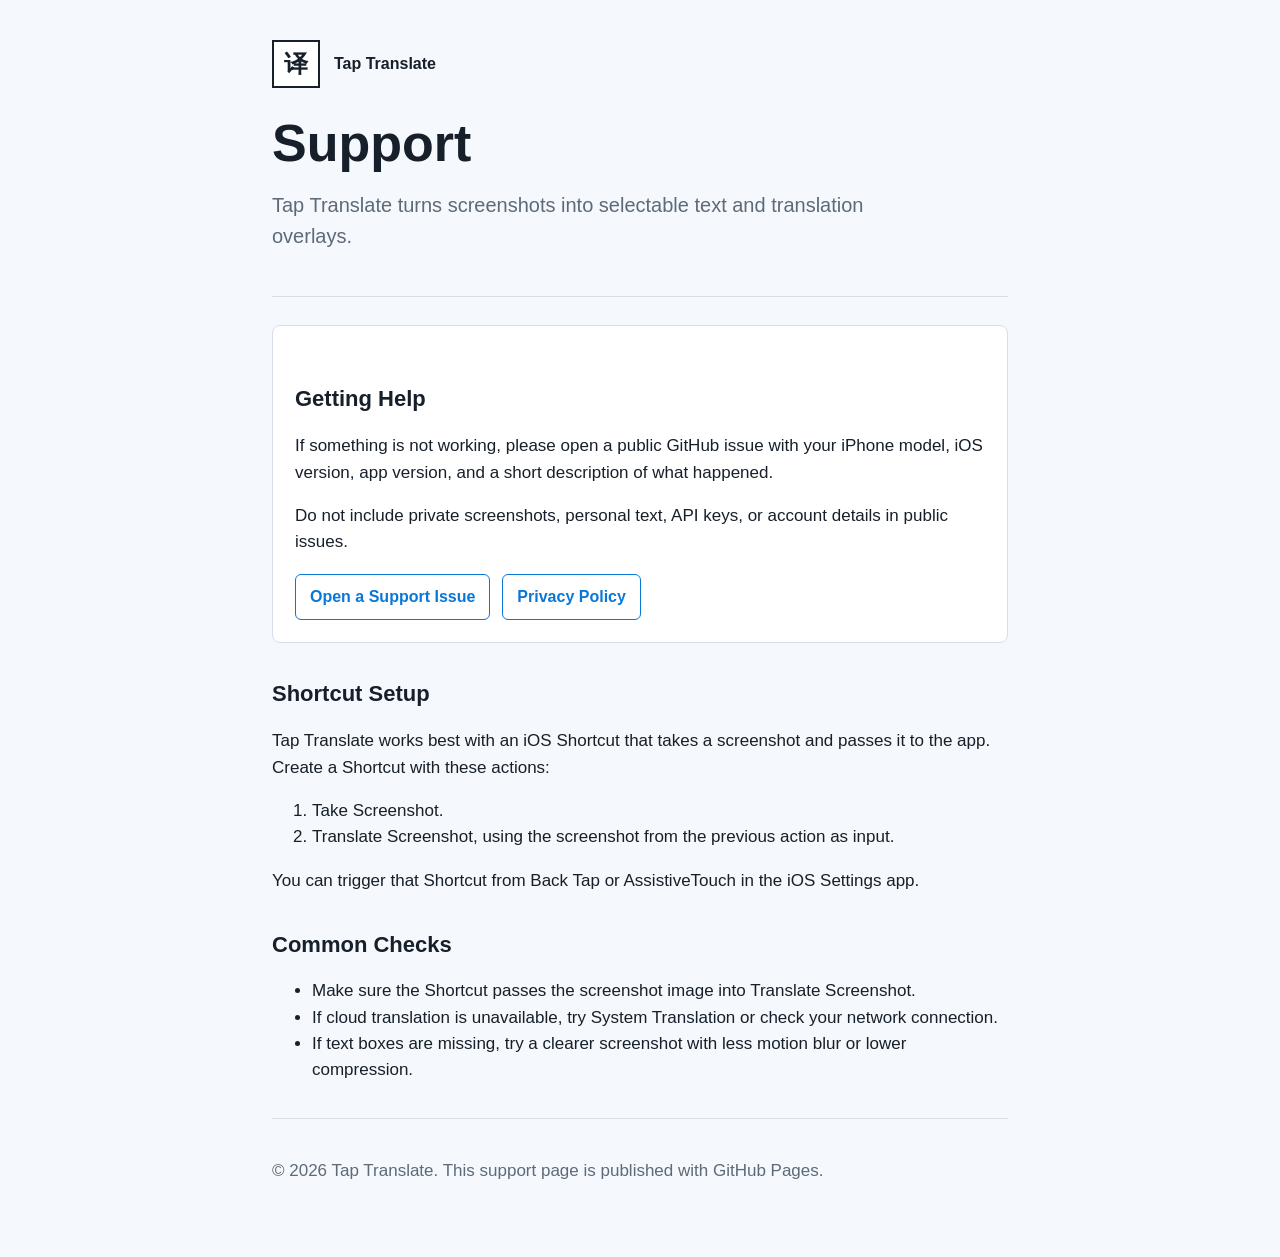
<file: docs/index.html>
<!doctype html>
<html lang="en">
  <head>
    <meta charset="utf-8">
    <meta name="viewport" content="width=device-width, initial-scale=1">
    <title>Tap Translate Support</title>
    <meta name="description" content="Support information for Tap Translate.">
    <link rel="stylesheet" href="styles.css">
  </head>
  <body>
    <main class="shell">
      <header>
        <div class="brand">
          <div class="mark" aria-hidden="true">译</div>
          <strong>Tap Translate</strong>
        </div>
        <h1>Support</h1>
        <p class="lede">Tap Translate turns screenshots into selectable text and translation overlays.</p>
      </header>

      <section class="panel">
        <h2>Getting Help</h2>
        <p>If something is not working, please open a public GitHub issue with your iPhone model, iOS version, app version, and a short description of what happened.</p>
        <p>Do not include private screenshots, personal text, API keys, or account details in public issues.</p>
        <div class="button-row">
          <a class="button" href="https://github.com/swingledaniel/tap-translate-support/issues/new">Open a Support Issue</a>
          <a class="button" href="privacy.html">Privacy Policy</a>
        </div>
      </section>

      <section>
        <h2>Shortcut Setup</h2>
        <p>Tap Translate works best with an iOS Shortcut that takes a screenshot and passes it to the app. Create a Shortcut with these actions:</p>
        <ol>
          <li>Take Screenshot.</li>
          <li>Translate Screenshot, using the screenshot from the previous action as input.</li>
        </ol>
        <p>You can trigger that Shortcut from Back Tap or AssistiveTouch in the iOS Settings app.</p>
      </section>

      <section>
        <h2>Common Checks</h2>
        <ul>
          <li>Make sure the Shortcut passes the screenshot image into Translate Screenshot.</li>
          <li>If cloud translation is unavailable, try System Translation or check your network connection.</li>
          <li>If text boxes are missing, try a clearer screenshot with less motion blur or lower compression.</li>
        </ul>
      </section>

      <footer>
        <p>&copy; 2026 Tap Translate. This support page is published with GitHub Pages.</p>
      </footer>
    </main>
  </body>
</html>
</file>
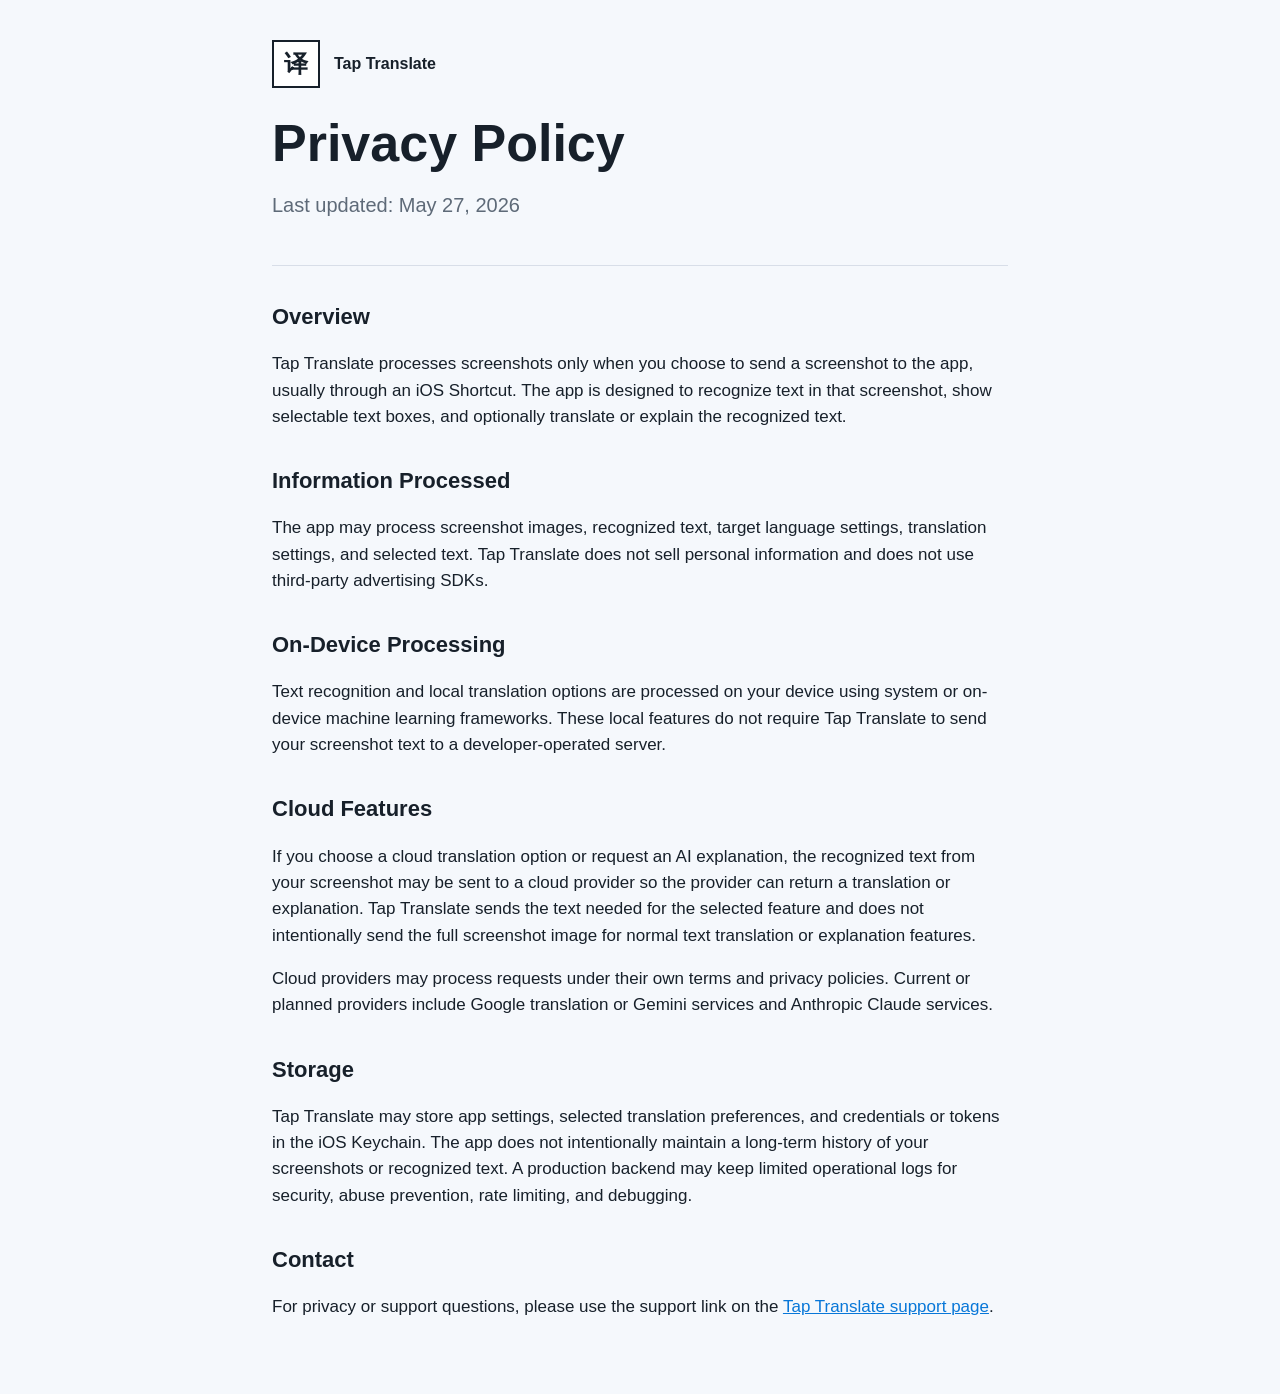
<file: docs/privacy.html>
<!doctype html>
<html lang="en">
  <head>
    <meta charset="utf-8">
    <meta name="viewport" content="width=device-width, initial-scale=1">
    <title>Tap Translate Privacy Policy</title>
    <meta name="description" content="Privacy policy for Tap Translate.">
    <link rel="stylesheet" href="styles.css">
  </head>
  <body>
    <main class="shell">
      <header>
        <div class="brand">
          <div class="mark" aria-hidden="true">译</div>
          <strong>Tap Translate</strong>
        </div>
        <h1>Privacy Policy</h1>
        <p class="lede">Last updated: May 27, 2026</p>
      </header>

      <section>
        <h2>Overview</h2>
        <p>Tap Translate processes screenshots only when you choose to send a screenshot to the app, usually through an iOS Shortcut. The app is designed to recognize text in that screenshot, show selectable text boxes, and optionally translate or explain the recognized text.</p>
      </section>

      <section>
        <h2>Information Processed</h2>
        <p>The app may process screenshot images, recognized text, target language settings, translation settings, and selected text. Tap Translate does not sell personal information and does not use third-party advertising SDKs.</p>
      </section>

      <section>
        <h2>On-Device Processing</h2>
        <p>Text recognition and local translation options are processed on your device using system or on-device machine learning frameworks. These local features do not require Tap Translate to send your screenshot text to a developer-operated server.</p>
      </section>

      <section>
        <h2>Cloud Features</h2>
        <p>If you choose a cloud translation option or request an AI explanation, the recognized text from your screenshot may be sent to a cloud provider so the provider can return a translation or explanation. Tap Translate sends the text needed for the selected feature and does not intentionally send the full screenshot image for normal text translation or explanation features.</p>
        <p>Cloud providers may process requests under their own terms and privacy policies. Current or planned providers include Google translation or Gemini services and Anthropic Claude services.</p>
      </section>

      <section>
        <h2>Storage</h2>
        <p>Tap Translate may store app settings, selected translation preferences, and credentials or tokens in the iOS Keychain. The app does not intentionally maintain a long-term history of your screenshots or recognized text. A production backend may keep limited operational logs for security, abuse prevention, rate limiting, and debugging.</p>
      </section>

      <section>
        <h2>Contact</h2>
        <p>For privacy or support questions, please use the support link on the <a href="index.html">Tap Translate support page</a>.</p>
      </section>
    </main>
  </body>
</html>
</file>
<file: docs/styles.css>
:root {
  color-scheme: light;
  --ink: #17202a;
  --muted: #5e6a78;
  --line: #d8dee8;
  --paper: #ffffff;
  --wash: #f5f8fc;
  --accent: #0877d8;
}

* {
  box-sizing: border-box;
}

html {
  font-family: -apple-system, BlinkMacSystemFont, "Segoe UI", sans-serif;
  background: var(--wash);
  color: var(--ink);
  line-height: 1.55;
}

body {
  margin: 0;
}

a {
  color: var(--accent);
}

.shell {
  max-width: 780px;
  margin: 0 auto;
  padding: 40px 22px 56px;
}

header {
  border-bottom: 1px solid var(--line);
  padding-bottom: 24px;
  margin-bottom: 28px;
}

.brand {
  display: flex;
  align-items: center;
  gap: 14px;
}

.mark {
  width: 48px;
  height: 48px;
  border: 2px solid var(--ink);
  display: grid;
  place-items: center;
  font-weight: 800;
  font-size: 24px;
  background: var(--paper);
}

h1 {
  font-size: clamp(32px, 7vw, 52px);
  line-height: 1.04;
  margin: 28px 0 12px;
  letter-spacing: 0;
}

h2 {
  font-size: 22px;
  margin: 34px 0 10px;
  letter-spacing: 0;
}

p,
li {
  font-size: 17px;
}

.lede {
  color: var(--muted);
  font-size: 20px;
  max-width: 660px;
}

.panel {
  background: var(--paper);
  border: 1px solid var(--line);
  border-radius: 8px;
  padding: 22px;
  margin: 22px 0;
}

.button-row {
  display: flex;
  flex-wrap: wrap;
  gap: 12px;
  margin-top: 18px;
}

.button {
  display: inline-flex;
  align-items: center;
  justify-content: center;
  min-height: 44px;
  padding: 10px 14px;
  border: 1px solid var(--accent);
  border-radius: 6px;
  color: var(--accent);
  text-decoration: none;
  font-weight: 650;
}

footer {
  color: var(--muted);
  border-top: 1px solid var(--line);
  padding-top: 22px;
  margin-top: 34px;
}
</file>
